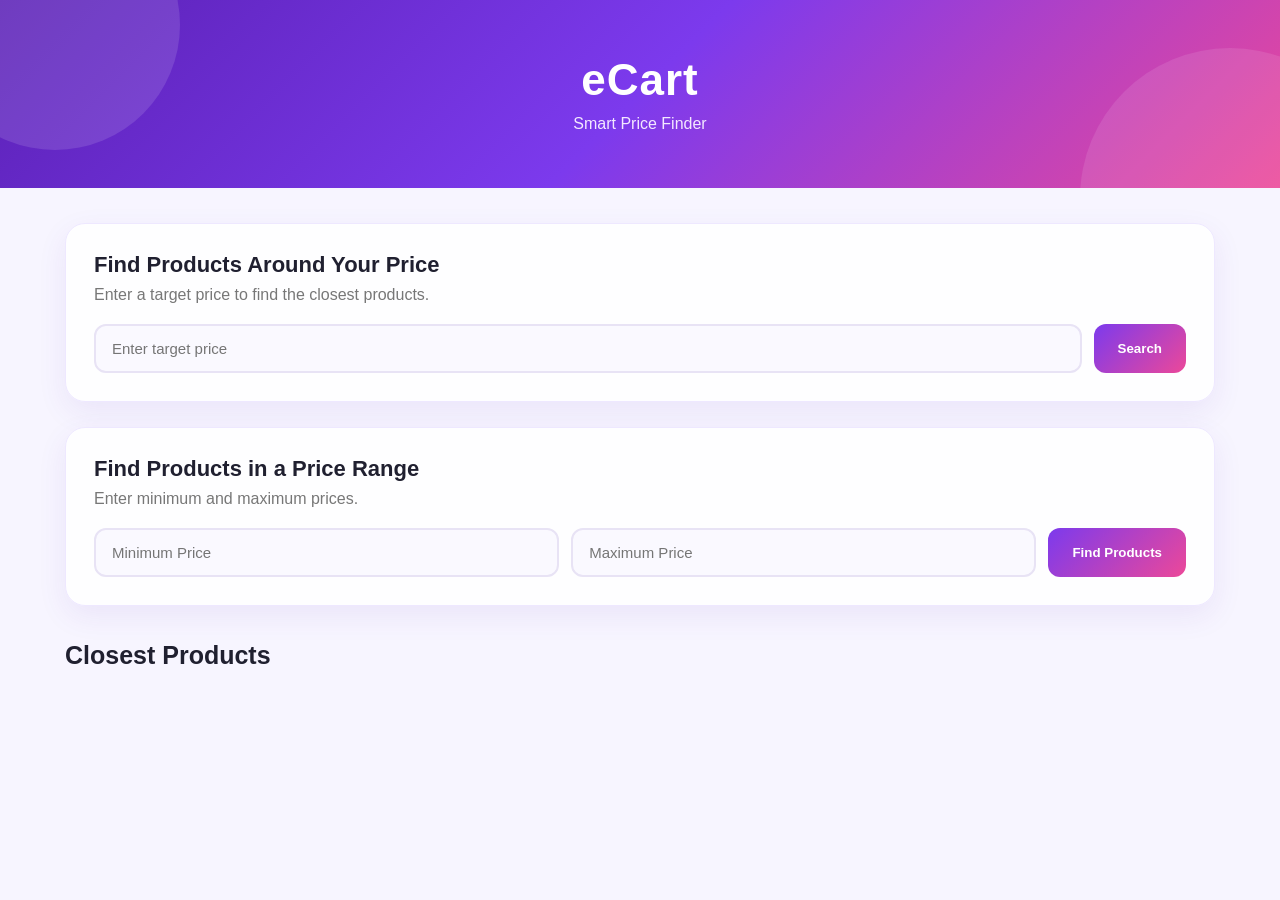
<file: Challenge1/index.html>
<!DOCTYPE html>
<html lang="en">

<head>

    <meta charset="UTF-8">

    <meta
        name="viewport"
        content="width=device-width, initial-scale=1.0">

    <title>eCart - Smart Price Finder</title>

    <link rel="stylesheet" href="style.css">

</head>

<body>

    <header>

        <h1>eCart</h1>

        <p>Smart Price Finder</p>

    </header>


    <main>

        <!-- TARGET PRICE -->

        <section class="search-section">

            <h2>Find Products Around Your Price</h2>

            <p>
                Enter a target price to find the closest products.
            </p>


            <div class="search-box">

                <input
                    type="number"
                    id="target-price"
                    placeholder="Enter target price"
                >

                <button id="search-btn">
                    Search
                </button>

            </div>

        </section>


        <!-- PRICE RANGE -->

        <section class="search-section">

            <h2>Find Products in a Price Range</h2>

            <p>
                Enter minimum and maximum prices.
            </p>


            <div class="search-box">

                <input
                    type="number"
                    id="min-price"
                    placeholder="Minimum Price"
                >

                <input
                    type="number"
                    id="max-price"
                    placeholder="Maximum Price"
                >

                <button id="range-btn">
                    Find Products
                </button>

            </div>

        </section>


        <!-- RESULTS -->

        <section>

            <h2 id="result-title">
                Closest Products
            </h2>


            <div
                id="products-container"
                class="product-grid">
            </div>

        </section>

    </main>


    <!-- PROVIDED DATA -->

    <script src="data.js"></script>

    <!-- OUR JAVASCRIPT -->

    <script src="app.js"></script>

</body>

</html>
</file>
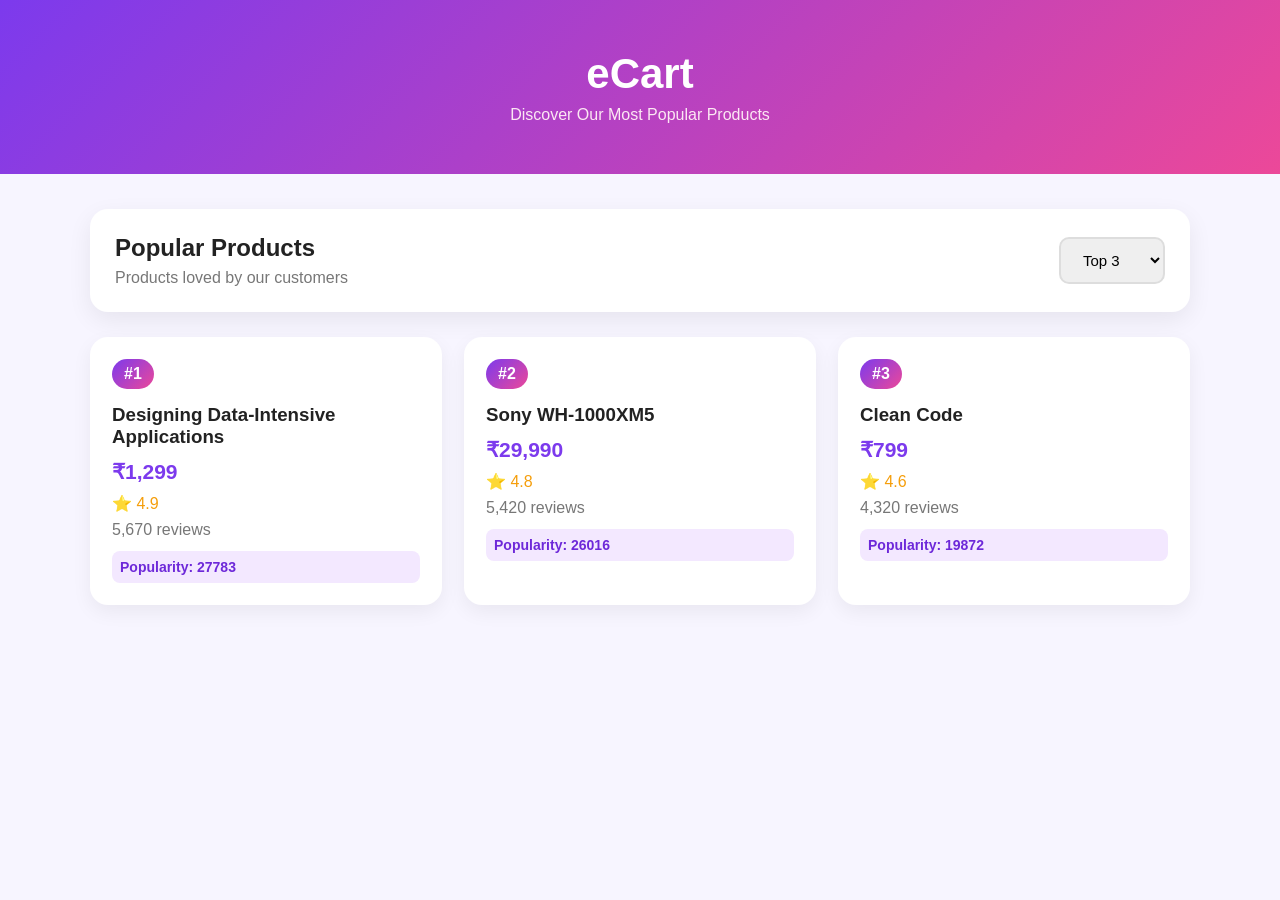
<file: Challenge2/index.html>
<!DOCTYPE html>
<html lang="en">

<head>
    <meta charset="UTF-8">
    <meta name="viewport" content="width=device-width, initial-scale=1.0">

    <title>Popular Products</title>

    <link rel="stylesheet" href="style.css">
</head>

<body>

<header>
    <h1>eCart</h1>
    <p>Discover Our Most Popular Products</p>
</header>


<main>

    <section class="top-section">

        <div>
            <h2>Popular Products</h2>
            <p>Products loved by our customers</p>
        </div>

        <select id="top-k">
            <option value="3">Top 3</option>
            <option value="5">Top 5</option>
            <option value="10">Top 10</option>
        </select>

    </section>


    <section
        id="products"
        class="product-grid">
    </section>

</main>


<script src="data.js"></script>
<script src="app.js"></script>

</body>
</html>
</file>
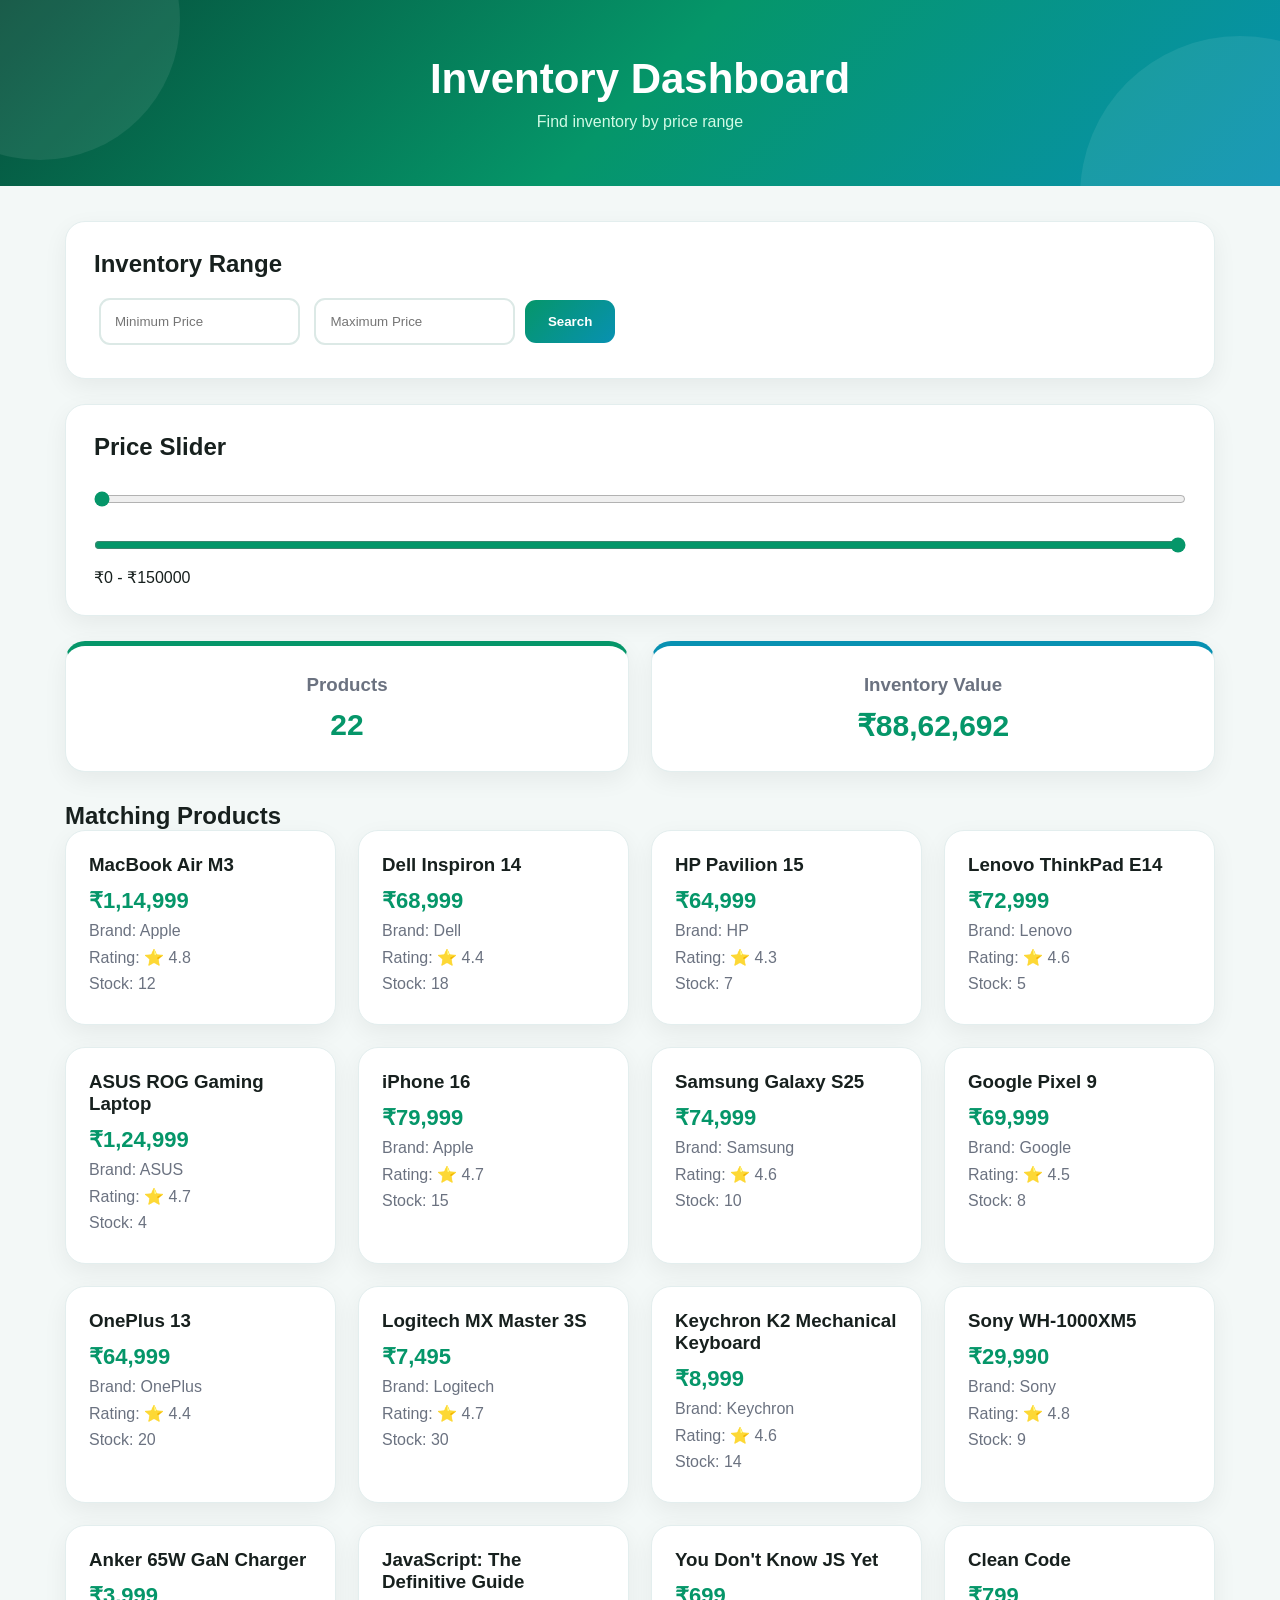
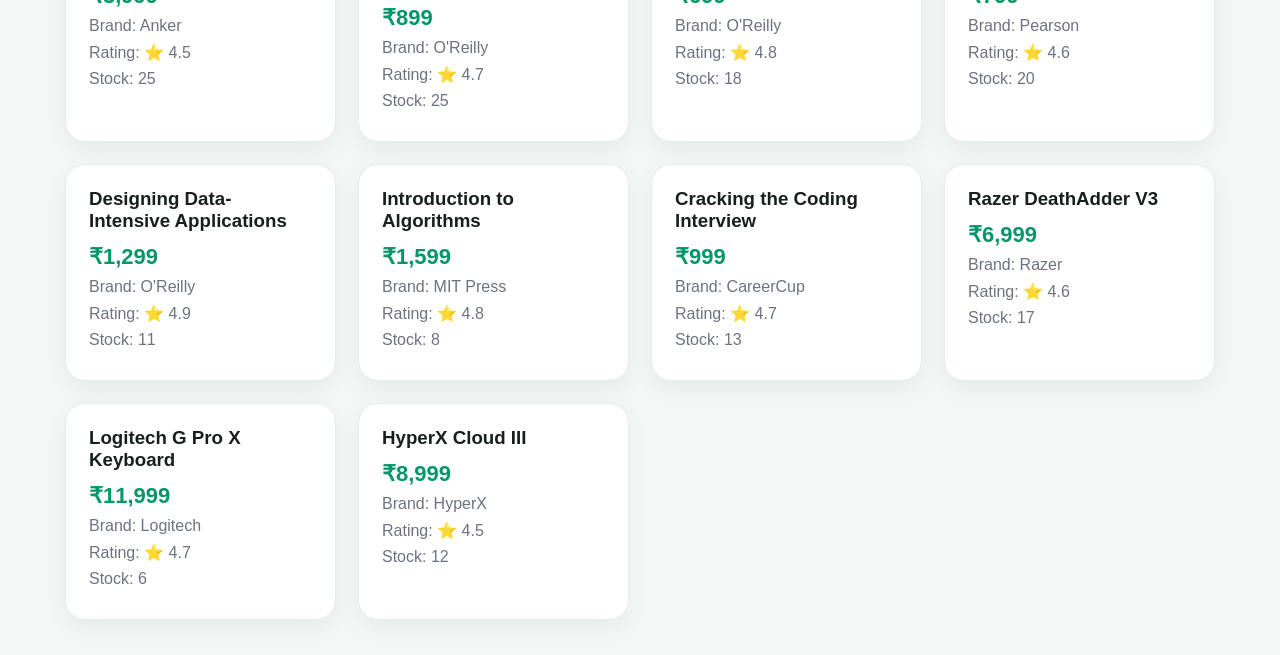
<file: Challenge6/index.html>
<!DOCTYPE html>
<html>
<head>
    <title>Inventory Range Dashboard</title>
    <link rel="stylesheet" href="style.css">
</head>

<body>

<header>
    <h1>Inventory Dashboard</h1>
    <p>Find inventory by price range</p>
</header>

<main>

    <section>
        <h2>Inventory Range</h2>

        <input type="number" id="min" placeholder="Minimum Price">
        <input type="number" id="max" placeholder="Maximum Price">

        <button onclick="search()">Search</button>
    </section>


    <section>
        <h2>Price Slider</h2>

        <input
            type="range"
            id="minSlider"
            min="0"
            max="150000"
            value="0"
            step="1000"
            oninput="sliderSearch()"
        >

        <input
            type="range"
            id="maxSlider"
            min="0"
            max="150000"
            value="150000"
            step="1000"
            oninput="sliderSearch()"
        >

        <p>
            ₹<span id="minValue">0</span>
            -
            ₹<span id="maxValue">150000</span>
        </p>
    </section>


    <section class="summary">

        <div>
            <h3>Products</h3>
            <p id="count">0</p>
        </div>

        <div>
            <h3>Inventory Value</h3>
            <p id="value">₹0</p>
        </div>

    </section>


    <h2>Matching Products</h2>

    <div id="products"></div>

</main>

<script src="data.js"></script>
<script src="app.js"></script>

</body>
</html>
</file>
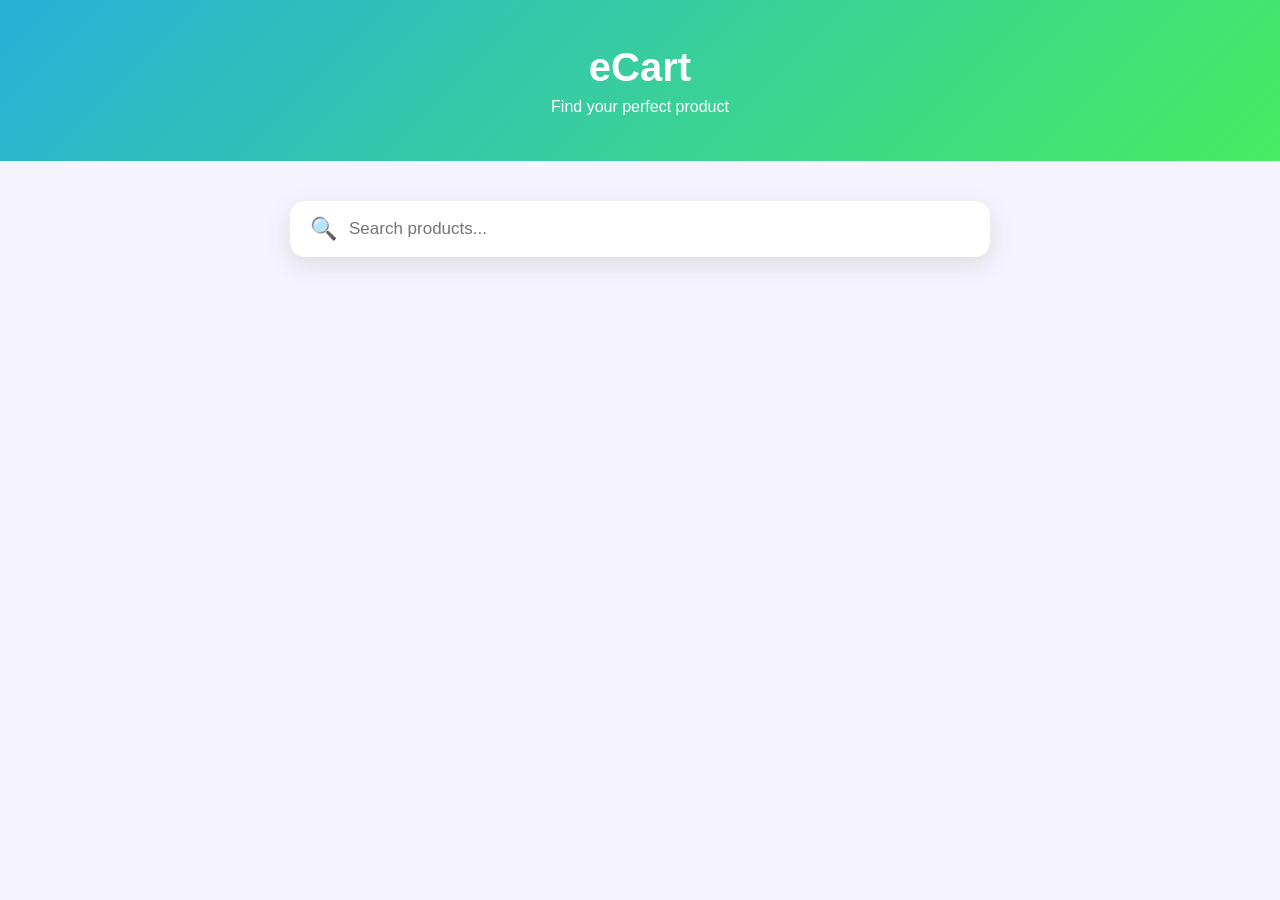
<file: Challenge7/index.html>
<!DOCTYPE html>
<html>
<head>
    <title>eCart Search</title>
    <link rel="stylesheet" href="style.css">
</head>

<body>

<header>
    <h1>eCart</h1>
    <p>Find your perfect product</p>
</header>

<main>

    <div class="search-box">

        <span>🔍</span>

        <input
            type="text"
            id="search"
            placeholder="Search products..."
            autocomplete="off"
        >

    </div>

    <div id="suggestions"></div>

</main>

<script src="data.js"></script>
<script src="app.js"></script>

</body>
</html>
</file>
<file: Challenge1/style.css>
* {
    margin: 0;
    padding: 0;
    box-sizing: border-box;
}

body {
    font-family: Arial, sans-serif;
    background: #f7f5ff;
    color: #202030;
}

/* HEADER */

header {
    background: linear-gradient(135deg, #5b21b6, #7c3aed, #ec4899);
    color: white;
    padding: 55px 20px;
    text-align: center;
    position: relative;
    overflow: hidden;
}

header::before {
    content: "";
    position: absolute;
    width: 250px;
    height: 250px;
    background: rgba(255,255,255,0.12);
    border-radius: 50%;
    top: -100px;
    left: -70px;
}

header::after {
    content: "";
    position: absolute;
    width: 300px;
    height: 300px;
    background: rgba(255,255,255,0.1);
    border-radius: 50%;
    right: -100px;
    bottom: -160px;
}

header h1 {
    font-size: 44px;
    letter-spacing: 1px;
    position: relative;
    z-index: 1;
}

header p {
    margin-top: 10px;
    color: #f3e8ff;
    position: relative;
    z-index: 1;
}

/* MAIN */

main {
    width: 90%;
    max-width: 1150px;
    margin: 35px auto;
}

/* SEARCH PANELS */

.search-section {
    background: rgba(255,255,255,0.9);
    padding: 28px;
    margin-bottom: 25px;
    border-radius: 20px;
    border: 1px solid #eee8ff;
    box-shadow: 0 10px 30px rgba(91,33,182,0.08);
    transition: 0.3s;
}

.search-section:hover {
    transform: translateY(-3px);
    box-shadow: 0 15px 35px rgba(91,33,182,0.12);
}

.search-section h2 {
    font-size: 22px;
    margin-bottom: 8px;
}

.search-section > p {
    color: #777;
    margin-bottom: 20px;
}

/* SEARCH */

.search-box {
    display: flex;
    gap: 12px;
    flex-wrap: wrap;
}

input {
    flex: 1;
    min-width: 200px;
    padding: 14px 16px;
    border: 2px solid #e8e3f5;
    border-radius: 12px;
    outline: none;
    font-size: 15px;
    transition: 0.3s;
    background: #faf9ff;
}

input:focus {
    border-color: #8b5cf6;
    background: white;
    box-shadow: 0 0 0 4px #ede9fe;
}

/* BUTTON */

button {
    padding: 14px 24px;
    border: none;
    border-radius: 12px;
    background: linear-gradient(135deg, #7c3aed, #ec4899);
    color: white;
    font-weight: bold;
    cursor: pointer;
    transition: 0.25s;
}

button:hover {
    transform: translateY(-3px);
    box-shadow: 0 10px 20px rgba(124,58,237,0.25);
}

button:active {
    transform: scale(0.97);
}

/* TITLE */

#result-title {
    margin: 35px 0 18px;
    font-size: 25px;
}

/* PRODUCT GRID */

.product-grid {
    display: grid;
    grid-template-columns: repeat(auto-fit, minmax(240px, 1fr));
    gap: 22px;
}

/* PRODUCT CARD */

.product-card {
    background: white;
    padding: 23px;
    border-radius: 20px;
    border: 1px solid #eee8ff;
    box-shadow: 0 8px 25px rgba(0,0,0,0.06);
    transition: 0.3s;
    position: relative;
    overflow: hidden;
}

.product-card::before {
    content: "";
    display: block;
    height: 4px;
    width: 55px;
    background: linear-gradient(90deg, #7c3aed, #ec4899);
    border-radius: 10px;
    margin-bottom: 18px;
}

.product-card:hover {
    transform: translateY(-8px);
    box-shadow: 0 18px 35px rgba(91,33,182,0.14);
}

.product-card h3 {
    font-size: 18px;
    margin-bottom: 12px;
}

.product-card p {
    margin: 9px 0;
    color: #6b7280;
}

.price {
    color: #7c3aed !important;
    font-size: 23px !important;
    font-weight: bold;
}

/* VIEW BUTTON */

.view-btn {
    width: 100%;
    margin-top: 12px;
    background: #202030;
}

.view-btn:hover {
    background: #7c3aed;
}

/* EMPTY */

.empty {
    background: white;
    padding: 50px 20px;
    text-align: center;
    border-radius: 20px;
    grid-column: 1 / -1;
    box-shadow: 0 8px 25px rgba(0,0,0,0.06);
}

.empty h3 {
    margin-bottom: 8px;
}

/* MOBILE */

@media (max-width: 600px) {

    main {
        width: 94%;
    }

    header {
        padding: 40px 15px;
    }

    header h1 {
        font-size: 34px;
    }

    .search-box {
        flex-direction: column;
    }

    input,
    button {
        width: 100%;
    }
}
</file>
<file: Challenge2/style.css>
* {
    margin: 0;
    padding: 0;
    box-sizing: border-box;
}

body {
    font-family: Arial, sans-serif;
    background: #f7f5ff;
    color: #222;
}

/* HEADER */

header {
    background: linear-gradient(135deg, #7c3aed, #ec4899);
    color: white;
    text-align: center;
    padding: 50px 20px;
}

header h1 {
    font-size: 42px;
    margin-bottom: 8px;
}

header p {
    color: #fce7f3;
}

/* MAIN */

main {
    width: 90%;
    max-width: 1100px;
    margin: 35px auto;
}

/* TOP SECTION */

.top-section {
    background: white;
    padding: 25px;
    border-radius: 18px;
    margin-bottom: 25px;

    display: flex;
    justify-content: space-between;
    align-items: center;

    box-shadow: 0 8px 25px rgba(0,0,0,0.07);
}

.top-section p {
    color: #777;
    margin-top: 7px;
}

/* DROPDOWN */

select {
    padding: 12px 18px;
    border: 2px solid #ddd;
    border-radius: 10px;
    font-size: 15px;
    cursor: pointer;
    outline: none;
}

select:focus {
    border-color: #7c3aed;
}

/* PRODUCTS */

.product-grid {
    display: grid;
    grid-template-columns: repeat(auto-fit, minmax(240px, 1fr));
    gap: 22px;
}

/* CARD */

.card {
    background: white;
    padding: 22px;
    border-radius: 18px;

    box-shadow: 0 7px 20px rgba(0,0,0,0.06);

    transition: 0.3s;

    position: relative;
}

.card:hover {
    transform: translateY(-7px);
    box-shadow: 0 15px 30px rgba(124,58,237,0.15);
}

/* RANK */

.rank {
    display: inline-block;

    background: linear-gradient(135deg, #7c3aed, #ec4899);

    color: white;

    padding: 6px 12px;

    border-radius: 20px;

    font-weight: bold;

    margin-bottom: 15px;
}

/* PRODUCT */

.card h3 {
    margin-bottom: 12px;
}

.price {
    color: #7c3aed;
    font-size: 21px;
    font-weight: bold;
    margin-bottom: 10px;
}

.rating {
    color: #f59e0b;
    margin: 8px 0;
}

.reviews {
    color: #777;
    margin-bottom: 12px;
}

.popularity {
    background: #f3e8ff;
    color: #6d28d9;
    padding: 8px;
    border-radius: 8px;
    font-size: 14px;
    font-weight: bold;
}

/* MOBILE */

@media (max-width: 600px) {

    main {
        width: 94%;
    }

    header h1 {
        font-size: 34px;
    }

    .top-section {
        flex-direction: column;
        align-items: stretch;
        gap: 18px;
    }

    select {
        width: 100%;
    }
}
</file>
<file: Challenge6/style.css>
* {
    margin: 0;
    padding: 0;
    box-sizing: border-box;
}

body {
    font-family: Arial, sans-serif;
    background: #f3f8f7;
    color: #17201e;
}

/* HEADER */

header {
    background: linear-gradient(135deg, #064e3b, #059669, #0891b2);
    color: white;
    text-align: center;
    padding: 55px 20px;
    position: relative;
    overflow: hidden;
}

header::before {
    content: "";
    position: absolute;
    width: 280px;
    height: 280px;
    border-radius: 50%;
    background: rgba(255,255,255,0.08);
    left: -100px;
    top: -120px;
}

header::after {
    content: "";
    position: absolute;
    width: 320px;
    height: 320px;
    border-radius: 50%;
    background: rgba(255,255,255,0.08);
    right: -120px;
    bottom: -170px;
}

header h1,
header p {
    position: relative;
    z-index: 1;
}

header h1 {
    font-size: 42px;
}

header p {
    margin-top: 10px;
    color: #d1fae5;
}

/* MAIN */

main {
    width: 90%;
    max-width: 1150px;
    margin: 35px auto;
}

/* SECTIONS */

section:not(.summary) {
    background: white;
    padding: 28px;
    margin-bottom: 25px;
    border-radius: 20px;
    box-shadow: 0 8px 25px rgba(0,0,0,0.06);
    border: 1px solid #e3eeee;
}

section h2 {
    margin-bottom: 15px;
}

/* INPUT */

input[type="number"] {
    padding: 14px;
    margin: 5px;
    border: 2px solid #dce9e6;
    border-radius: 11px;
    outline: none;
    transition: 0.3s;
}

input[type="number"]:focus {
    border-color: #059669;
    box-shadow: 0 0 0 4px #d1fae5;
}

/* BUTTON */

button {
    padding: 14px 23px;
    border: none;
    border-radius: 11px;
    background: linear-gradient(135deg, #059669, #0891b2);
    color: white;
    font-weight: bold;
    cursor: pointer;
    transition: 0.25s;
}

button:hover {
    transform: translateY(-3px);
    box-shadow: 0 10px 20px rgba(5,150,105,0.25);
}

/* SLIDERS */

input[type="range"] {
    width: 100%;
    margin: 15px 0;
    accent-color: #059669;
    cursor: pointer;
}

/* SUMMARY */

.summary {
    display: grid;
    grid-template-columns: 1fr 1fr;
    gap: 22px;
    margin-bottom: 30px;
}

.summary div {
    background: white;
    padding: 28px;
    text-align: center;
    border-radius: 20px;
    box-shadow: 0 8px 25px rgba(0,0,0,0.06);
    border: 1px solid #e3eeee;
    transition: 0.3s;
}

.summary div:hover {
    transform: translateY(-7px);
}

.summary div:first-child {
    border-top: 5px solid #059669;
}

.summary div:last-child {
    border-top: 5px solid #0891b2;
}

.summary h3 {
    color: #6b7280;
    margin-bottom: 12px;
}

.summary p {
    color: #059669;
    font-size: 30px;
    font-weight: bold;
}

/* PRODUCTS */

#products {
    display: grid;
    grid-template-columns: repeat(auto-fit, minmax(230px, 1fr));
    gap: 22px;
}

.card {
    background: white;
    padding: 23px;
    border-radius: 20px;
    border: 1px solid #e3eeee;
    box-shadow: 0 8px 25px rgba(0,0,0,0.06);
    transition: 0.3s;
}

.card:hover {
    transform: translateY(-8px);
    box-shadow: 0 18px 35px rgba(5,150,105,0.13);
}

.card h3 {
    margin-bottom: 12px;
}

.card p {
    margin: 8px 0;
    color: #6b7280;
}

.price {
    color: #059669 !important;
    font-size: 22px;
    font-weight: bold;
}

/* MOBILE */

@media (max-width: 600px) {

    main {
        width: 94%;
    }

    header h1 {
        font-size: 34px;
    }

    input[type="number"],
    button {
        width: 100%;
        margin: 5px 0;
    }

    .summary {
        grid-template-columns: 1fr;
    }
}
</file>
<file: Challenge7/style.css>
* {
    box-sizing: border-box;
    margin: 0;
    padding: 0;
}

body {
    font-family: Arial;
    background: #f5f3ff;
}

header {
    background: linear-gradient(135deg, #28b0d9, #48ec61);
    color: white;
    text-align: center;
    padding: 45px 20px;
}

header h1 {
    font-size: 40px;
    margin-bottom: 8px;
}

main {
    width: 90%;
    max-width: 700px;
    margin: 40px auto;
}

.search-box {
    background: white;
    display: flex;
    align-items: center;
    gap: 12px;
    padding: 15px 20px;
    border-radius: 15px;
    box-shadow: 0 8px 25px #ddd;
}

.search-box span {
    font-size: 22px;
}

input {
    border: none;
    outline: none;
    width: 100%;
    font-size: 17px;
}

#suggestions {
    background: white;
    margin-top: 8px;
    border-radius: 12px;
    overflow: hidden;
    box-shadow: 0 8px 25px #ddd;
}

.suggestion {
    padding: 16px 20px;
    cursor: pointer;
    border-bottom: 1px solid #eee;
}

.suggestion:hover,
.active {
    background: #f3e8ff;
}

.suggestion strong {
    color: #6d28d9;
}

.empty {
    padding: 20px;
    text-align: center;
    color: #777;
}

@media (max-width: 600px) {
    main {
        width: 94%;
    }

    header h1 {
        font-size: 32px;
    }
}
#selected-product {
    background: white;
    margin-top: 25px;
    padding: 25px;
    border-radius: 18px;
    box-shadow: 0 8px 25px rgba(0,0,0,0.08);
}

#selected-product h2 {
    color: #6d28d9;
    margin-bottom: 15px;
}

#selected-product p {
    margin: 10px 0;
}

#selected-product .price {
    color: #7c3aed;
    font-size: 24px;
    font-weight: bold;
}
</file>
